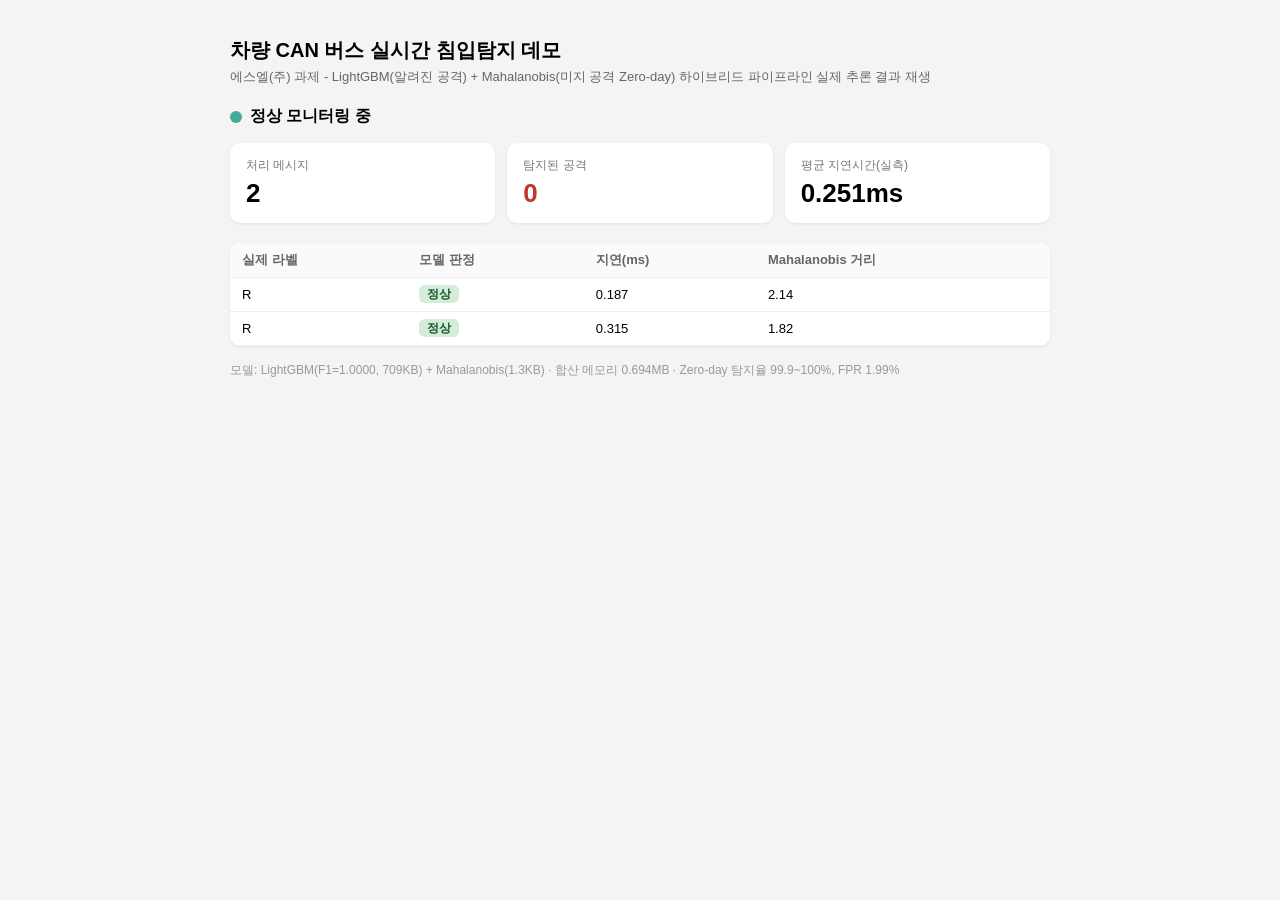
<file: src/can_ids_demo.html>
<!DOCTYPE html>
<html lang="ko"><head><meta charset="UTF-8">
<title>CAN 버스 실시간 침입탐지 데모</title>
<style>
body{font-family:'Malgun Gothic',sans-serif;background:#f4f4f2;margin:0;padding:24px;}
.wrap{max-width:820px;margin:0 auto;}
h1{font-size:20px;margin-bottom:4px;}
.sub{color:#666;font-size:13px;margin-bottom:20px;}
.status{display:flex;align-items:center;gap:8px;margin-bottom:16px;font-weight:600;}
.dot{width:12px;height:12px;border-radius:50%;background:#4a9;}
.dot.alert{background:#d33;}
.metrics{display:grid;grid-template-columns:repeat(3,1fr);gap:12px;margin-bottom:20px;}
.card{background:#fff;border-radius:10px;padding:14px 16px;box-shadow:0 1px 3px rgba(0,0,0,.08);}
.card .label{font-size:12px;color:#777;}
.card .value{font-size:26px;font-weight:700;margin-top:4px;}
.card .value.danger{color:#c0392b;}
table{width:100%;background:#fff;border-collapse:collapse;border-radius:10px;overflow:hidden;box-shadow:0 1px 3px rgba(0,0,0,.08);}
th,td{padding:8px 12px;text-align:left;font-size:13px;border-bottom:1px solid #eee;}
th{background:#fafafa;color:#666;font-weight:600;}
tr.attack{background:#fdecea;}
.badge{padding:2px 8px;border-radius:6px;font-size:12px;font-weight:600;}
.badge.attack{background:#f5c6cb;color:#721c24;}
.badge.normal{background:#d4edda;color:#155724;}
.footer{margin-top:16px;font-size:12px;color:#999;}
</style></head>
<body><div class="wrap">
<h1>차량 CAN 버스 실시간 침입탐지 데모</h1>
<div class="sub">에스엘(주) 과제 - LightGBM(알려진 공격) + Mahalanobis(미지 공격 Zero-day) 하이브리드 파이프라인 실제 추론 결과 재생</div>
<div class="status"><span class="dot" id="dot"></span><span id="statusText">정상 모니터링 중</span></div>
<div class="metrics">
  <div class="card"><div class="label">처리 메시지</div><div class="value" id="count">0</div></div>
  <div class="card"><div class="label">탐지된 공격</div><div class="value danger" id="attacks">0</div></div>
  <div class="card"><div class="label">평균 지연시간(실측)</div><div class="value" id="latency">0.000ms</div></div>
</div>
<table><thead><tr><th>실제 라벨</th><th>모델 판정</th><th>지연(ms)</th><th>Mahalanobis 거리</th></tr></thead>
<tbody id="log"></tbody></table>
<div class="footer">모델: LightGBM(F1=1.0000, 709KB) + Mahalanobis(1.3KB) · 합산 메모리 0.694MB · Zero-day 탐지율 99.9~100%, FPR 1.99%</div>
</div>
<script>
const EVENTS = [{"true_label": "R", "status": "normal", "attack_name": null, "latency_ms": 0.315, "maha_dist": 1.82}, {"true_label": "R", "status": "normal", "attack_name": null, "latency_ms": 0.187, "maha_dist": 2.14}, {"true_label": "DoS", "status": "attack", "attack_name": "DoS", "latency_ms": 0.148, "maha_dist": 1000.05}, {"true_label": "Fuzzy", "status": "attack", "attack_name": "Fuzzy", "latency_ms": 0.163, "maha_dist": 1000.01}, {"true_label": "R", "status": "normal", "attack_name": null, "latency_ms": 0.153, "maha_dist": 2.04}, {"true_label": "DoS", "status": "attack", "attack_name": "DoS", "latency_ms": 0.087, "maha_dist": 1000.01}, {"true_label": "R", "status": "normal", "attack_name": null, "latency_ms": 0.093, "maha_dist": 1.83}, {"true_label": "R", "status": "normal", "attack_name": null, "latency_ms": 0.057, "maha_dist": 2.45}, {"true_label": "R", "status": "normal", "attack_name": null, "latency_ms": 0.085, "maha_dist": 2.55}, {"true_label": "DoS", "status": "attack", "attack_name": "DoS", "latency_ms": 0.056, "maha_dist": 1000.05}, {"true_label": "R", "status": "normal", "attack_name": null, "latency_ms": 0.054, "maha_dist": 1.44}, {"true_label": "R", "status": "normal", "attack_name": null, "latency_ms": 0.057, "maha_dist": 2.12}, {"true_label": "R", "status": "normal", "attack_name": null, "latency_ms": 0.055, "maha_dist": 1.72}, {"true_label": "Fuzzy", "status": "attack", "attack_name": "Fuzzy", "latency_ms": 0.062, "maha_dist": 1000.0}, {"true_label": "R", "status": "normal", "attack_name": null, "latency_ms": 0.054, "maha_dist": 3.46}, {"true_label": "R", "status": "normal", "attack_name": null, "latency_ms": 0.052, "maha_dist": 2.24}, {"true_label": "R", "status": "normal", "attack_name": null, "latency_ms": 0.064, "maha_dist": 1.83}, {"true_label": "R", "status": "normal", "attack_name": null, "latency_ms": 0.055, "maha_dist": 1.0}, {"true_label": "R", "status": "normal", "attack_name": null, "latency_ms": 0.05, "maha_dist": 8.06}, {"true_label": "DoS", "status": "attack", "attack_name": "DoS", "latency_ms": 0.053, "maha_dist": 1000.04}, {"true_label": "R", "status": "normal", "attack_name": null, "latency_ms": 0.057, "maha_dist": 2.6}, {"true_label": "R", "status": "normal", "attack_name": null, "latency_ms": 0.055, "maha_dist": 1.59}, {"true_label": "R", "status": "normal", "attack_name": null, "latency_ms": 0.056, "maha_dist": 1.19}, {"true_label": "R", "status": "normal", "attack_name": null, "latency_ms": 0.051, "maha_dist": 2.66}, {"true_label": "R", "status": "normal", "attack_name": null, "latency_ms": 0.058, "maha_dist": 3.79}, {"true_label": "Fuzzy", "status": "attack", "attack_name": "Fuzzy", "latency_ms": 0.054, "maha_dist": 1000.01}, {"true_label": "RPM", "status": "attack", "attack_name": "RPM", "latency_ms": 0.06, "maha_dist": 641.12}, {"true_label": "gear", "status": "attack", "attack_name": "gear", "latency_ms": 0.058, "maha_dist": 5507.01}, {"true_label": "RPM", "status": "attack", "attack_name": "RPM", "latency_ms": 0.058, "maha_dist": 641.2}, {"true_label": "gear", "status": "attack", "attack_name": "gear", "latency_ms": 0.058, "maha_dist": 5507.12}, {"true_label": "R", "status": "normal", "attack_name": null, "latency_ms": 0.058, "maha_dist": 2.52}, {"true_label": "R", "status": "normal", "attack_name": null, "latency_ms": 0.056, "maha_dist": 2.27}, {"true_label": "DoS", "status": "attack", "attack_name": "DoS", "latency_ms": 0.054, "maha_dist": 1000.03}, {"true_label": "RPM", "status": "attack", "attack_name": "RPM", "latency_ms": 0.066, "maha_dist": 641.18}, {"true_label": "R", "status": "normal", "attack_name": null, "latency_ms": 0.059, "maha_dist": 1.89}, {"true_label": "R", "status": "normal", "attack_name": null, "latency_ms": 0.053, "maha_dist": 2.24}, {"true_label": "Fuzzy", "status": "attack", "attack_name": "Fuzzy", "latency_ms": 0.056, "maha_dist": 1000.0}, {"true_label": "R", "status": "normal", "attack_name": null, "latency_ms": 0.052, "maha_dist": 2.39}, {"true_label": "R", "status": "normal", "attack_name": null, "latency_ms": 0.052, "maha_dist": 4.25}, {"true_label": "RPM", "status": "attack", "attack_name": "RPM", "latency_ms": 0.056, "maha_dist": 641.13}, {"true_label": "R", "status": "normal", "attack_name": null, "latency_ms": 0.054, "maha_dist": 2.42}, {"true_label": "R", "status": "normal", "attack_name": null, "latency_ms": 0.051, "maha_dist": 1.71}, {"true_label": "R", "status": "normal", "attack_name": null, "latency_ms": 0.053, "maha_dist": 2.42}, {"true_label": "R", "status": "normal", "attack_name": null, "latency_ms": 0.049, "maha_dist": 4.15}, {"true_label": "RPM", "status": "attack", "attack_name": "RPM", "latency_ms": 0.051, "maha_dist": 641.13}, {"true_label": "R", "status": "normal", "attack_name": null, "latency_ms": 0.062, "maha_dist": 2.69}, {"true_label": "gear", "status": "attack", "attack_name": "gear", "latency_ms": 0.055, "maha_dist": 5507.11}, {"true_label": "gear", "status": "attack", "attack_name": "gear", "latency_ms": 0.053, "maha_dist": 5507.03}, {"true_label": "R", "status": "normal", "attack_name": null, "latency_ms": 0.064, "maha_dist": 2.23}, {"true_label": "DoS", "status": "attack", "attack_name": "DoS", "latency_ms": 0.055, "maha_dist": 1000.08}, {"true_label": "Fuzzy", "status": "attack", "attack_name": "Fuzzy", "latency_ms": 0.055, "maha_dist": 1000.01}, {"true_label": "RPM", "status": "attack", "attack_name": "RPM", "latency_ms": 0.057, "maha_dist": 641.1}, {"true_label": "R", "status": "normal", "attack_name": null, "latency_ms": 0.052, "maha_dist": 1.83}, {"true_label": "gear", "status": "attack", "attack_name": "gear", "latency_ms": 0.051, "maha_dist": 5507.04}, {"true_label": "R", "status": "normal", "attack_name": null, "latency_ms": 0.051, "maha_dist": 2.39}, {"true_label": "R", "status": "normal", "attack_name": null, "latency_ms": 0.054, "maha_dist": 2.6}, {"true_label": "R", "status": "normal", "attack_name": null, "latency_ms": 0.061, "maha_dist": 1.89}, {"true_label": "R", "status": "normal", "attack_name": null, "latency_ms": 0.054, "maha_dist": 1.5}, {"true_label": "R", "status": "normal", "attack_name": null, "latency_ms": 0.054, "maha_dist": 4.28}, {"true_label": "R", "status": "normal", "attack_name": null, "latency_ms": 0.052, "maha_dist": 2.29}, {"true_label": "gear", "status": "attack", "attack_name": "gear", "latency_ms": 0.052, "maha_dist": 5507.09}, {"true_label": "R", "status": "normal", "attack_name": null, "latency_ms": 0.05, "maha_dist": 2.5}, {"true_label": "R", "status": "normal", "attack_name": null, "latency_ms": 0.06, "maha_dist": 2.64}, {"true_label": "Fuzzy", "status": "attack", "attack_name": "Fuzzy", "latency_ms": 0.061, "maha_dist": 1000.01}];
let i=0,count=0,attacks=0,latSum=0;
const logEl=document.getElementById('log'),dot=document.getElementById('dot'),st=document.getElementById('statusText');
function tick(){
  const e=EVENTS[i%EVENTS.length]; i++;
  count++; latSum+=e.latency_ms;
  document.getElementById('count').textContent=count.toLocaleString();
  document.getElementById('latency').textContent=(latSum/count).toFixed(3)+'ms';
  const tr=document.createElement('tr');
  let badge;
  if(e.status==='attack'){
    attacks++; document.getElementById('attacks').textContent=attacks;
    badge='<span class="badge attack">'+e.attack_name+' 탐지</span>';
    tr.className='attack';
    dot.className='dot alert'; st.textContent=e.attack_name+' 공격 탐지됨 - 경보 발령';
    setTimeout(()=>{dot.className='dot'; st.textContent='정상 모니터링 중';},700);
  } else {
    badge='<span class="badge normal">정상</span>';
  }
  tr.innerHTML='<td>'+e.true_label+'</td><td>'+badge+'</td><td>'+e.latency_ms+'</td><td>'+e.maha_dist+'</td>';
  logEl.prepend(tr);
  while(logEl.children.length>12) logEl.removeChild(logEl.lastChild);
}
setInterval(tick,600); tick();
</script>
</body></html>
</file>
